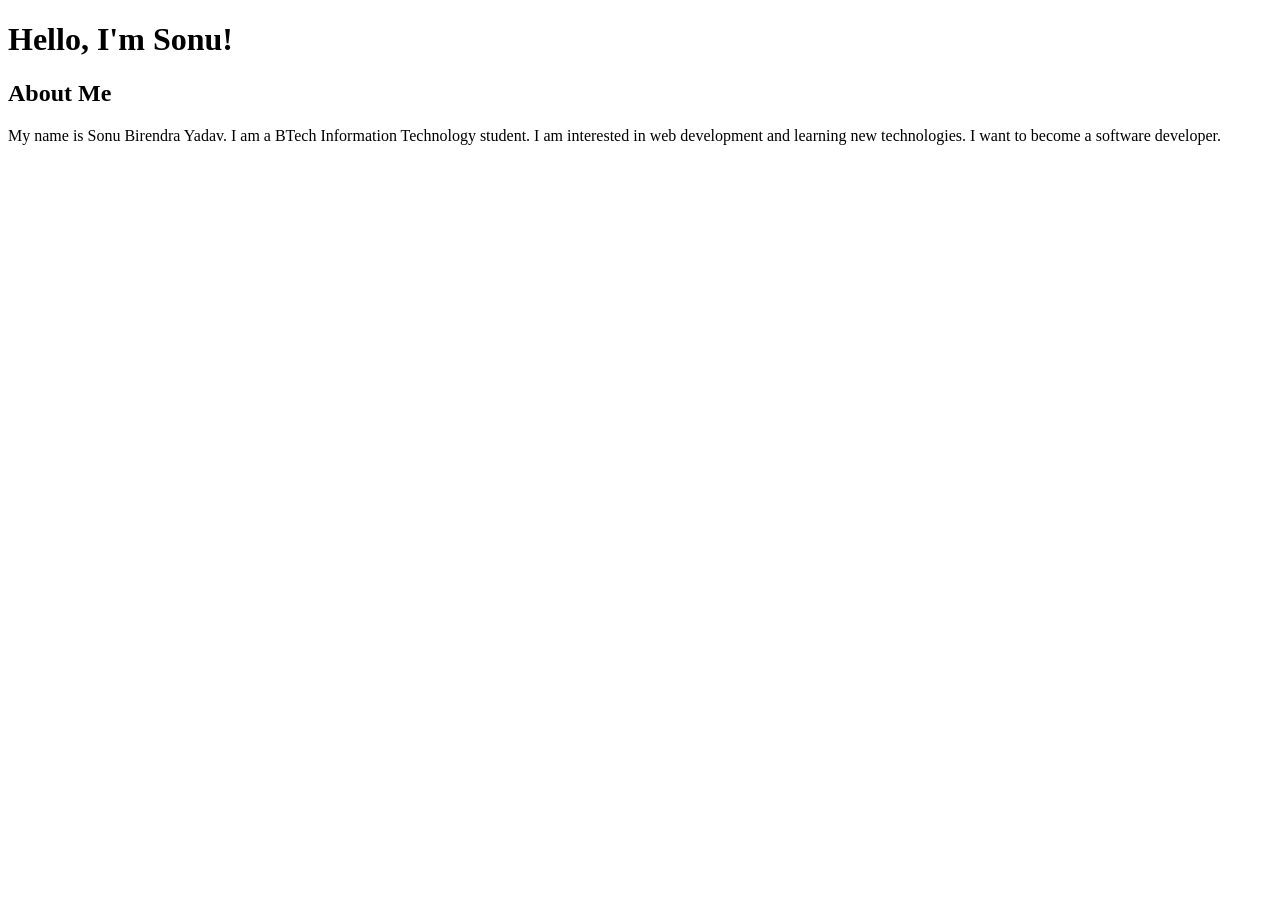
<file: index.html>
<!DOCTYPE html>
<html>
<head>
    <title>My First Webpage</title>
</head>
<body>

    <h1>Hello, I'm Sonu!</h1>

    <h2>About Me</h2>

    <p>
        My name is Sonu Birendra Yadav.
        I am a BTech Information Technology student.
        I am interested in web development and
        learning new technologies.
        I want to become a software developer.
    </p>

</body>
</html>
</file>
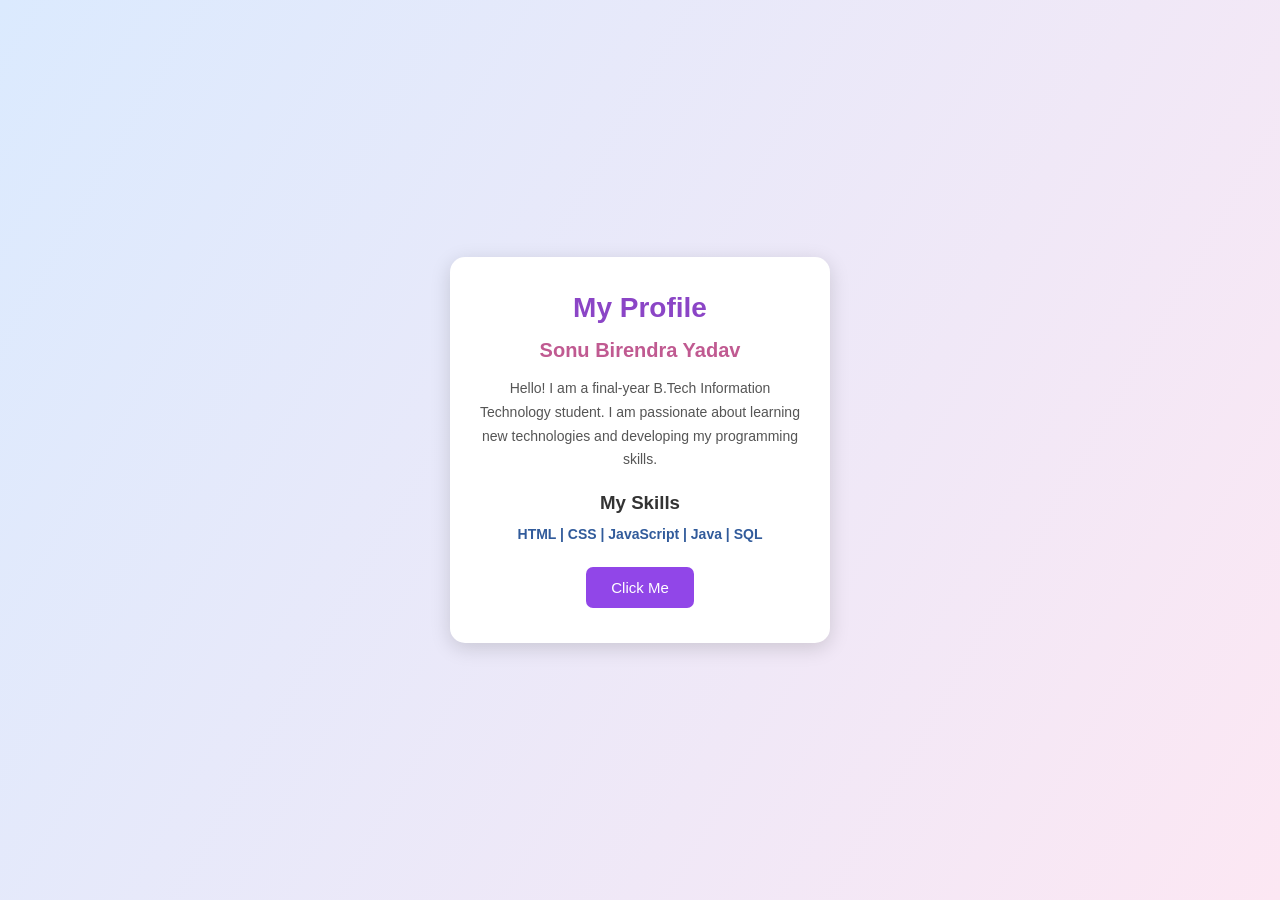
<file: my profile/index.html>
<!DOCTYPE html>
<html lang="en">
<head>
    <meta charset="UTF-8">
    <meta name="viewport" content="width=device-width, initial-scale=1.0">
    <title>My Interactive Profile</title>

    <style>
        * {
            margin: 0;
            padding: 0;
            box-sizing: border-box;
        }

        body {
            font-family: Arial, sans-serif;
            background: linear-gradient(120deg, #dbeafe, #fce7f3);
            min-height: 100vh;
            display: flex;
            justify-content: center;
            align-items: center;
        }

        .profile-card {
            background-color: white;
            width: 380px;
            padding: 35px 25px;
            text-align: center;
            border-radius: 15px;
            box-shadow: 0 5px 20px rgba(0, 0, 0, 0.15);
        }

        h1 {
            color: #8b45c6;
            margin-bottom: 15px;
            font-size: 28px;
        }

        h2 {
            color: #c05a91;
            font-size: 20px;
            margin-bottom: 15px;
        }

        p {
            color: #555;
            font-size: 14px;
            line-height: 1.7;
            margin-bottom: 20px;
        }

        h3 {
            color: #333;
            margin-bottom: 12px;
        }

        .skills {
            color: #315b9b;
            font-weight: bold;
            font-size: 14px;
            margin-bottom: 25px;
        }

        button {
            background-color: #9146e8;
            color: white;
            border: none;
            padding: 12px 25px;
            border-radius: 7px;
            cursor: pointer;
            font-size: 15px;
            transition: 0.3s;
        }

        button:hover {
            background-color: #6f2dbd;
            transform: scale(1.05);
        }

        #message {
            color: green;
            font-weight: bold;
            margin-top: 20px;
            display: none;
        }

        @media (max-width: 450px) {
            .profile-card {
                width: 90%;
                padding: 30px 20px;
            }
        }
    </style>
</head>

<body>

    <div class="profile-card">

        <h1>My Profile</h1>

        <h2>Sonu Birendra Yadav</h2>

        <p>
            Hello! I am a final-year B.Tech Information Technology
            student. I am passionate about learning new technologies
            and developing my programming skills.
        </p>

        <h3>My Skills</h3>

        <div class="skills">
            HTML | CSS | JavaScript | Java | SQL
        </div>

        <button onclick="showMessage()">Click Me</button>

        <p id="message">
            Thank you for visiting my profile! 😊
        </p>

    </div>

    <script>
        function showMessage() {
            document.getElementById("message").style.display = "block";
        }
    </script>

</body>
</html>
</file>
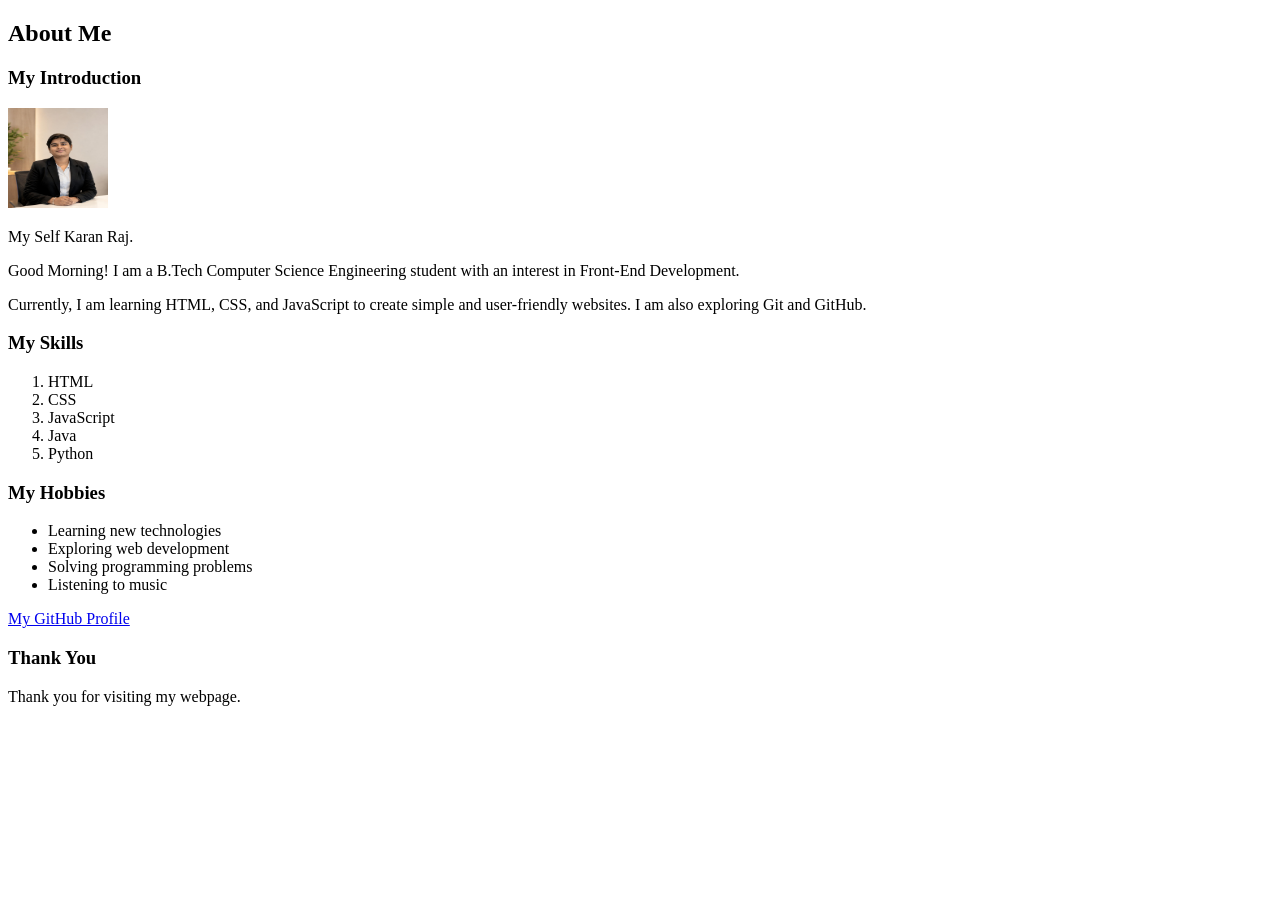
<file: myportfolio/index.html>
<!DOCTYPE html>
<html>
<head>
    <title>My Portfolio</title>
</head>

<body>

    <h2>About Me</h2>

    <h3>My Introduction</h3>

    <img src="image/profile.jpg"
         alt="My Profile Photo"
         width="100"
         height="100">

    <p>My Self Karan Raj.</p>

    <p>
        Good Morning! I am a B.Tech Computer
        Science Engineering student with an
        interest in Front-End Development.
    </p>

    <p>
        Currently, I am learning HTML, CSS,
        and JavaScript to create simple and
        user-friendly websites. I am also
        exploring Git and GitHub.
    </p>

    <h3>My Skills</h3>

    <ol>
        <li>HTML</li>
        <li>CSS</li>
        <li>JavaScript</li>
        <li>Java</li>
        <li>Python</li>
    </ol>

    <h3>My Hobbies</h3>

    <ul>
        <li>Learning new technologies</li>
        <li>Exploring web development</li>
        <li>Solving programming problems</li>
        <li>Listening to music</li>
    </ul>

    <a href="https://github.com/"
       target="_blank">
       My GitHub Profile
    </a>

    <h3>Thank You</h3>

    <p>Thank you for visiting my webpage.</p>

</body>
</html>
</file>
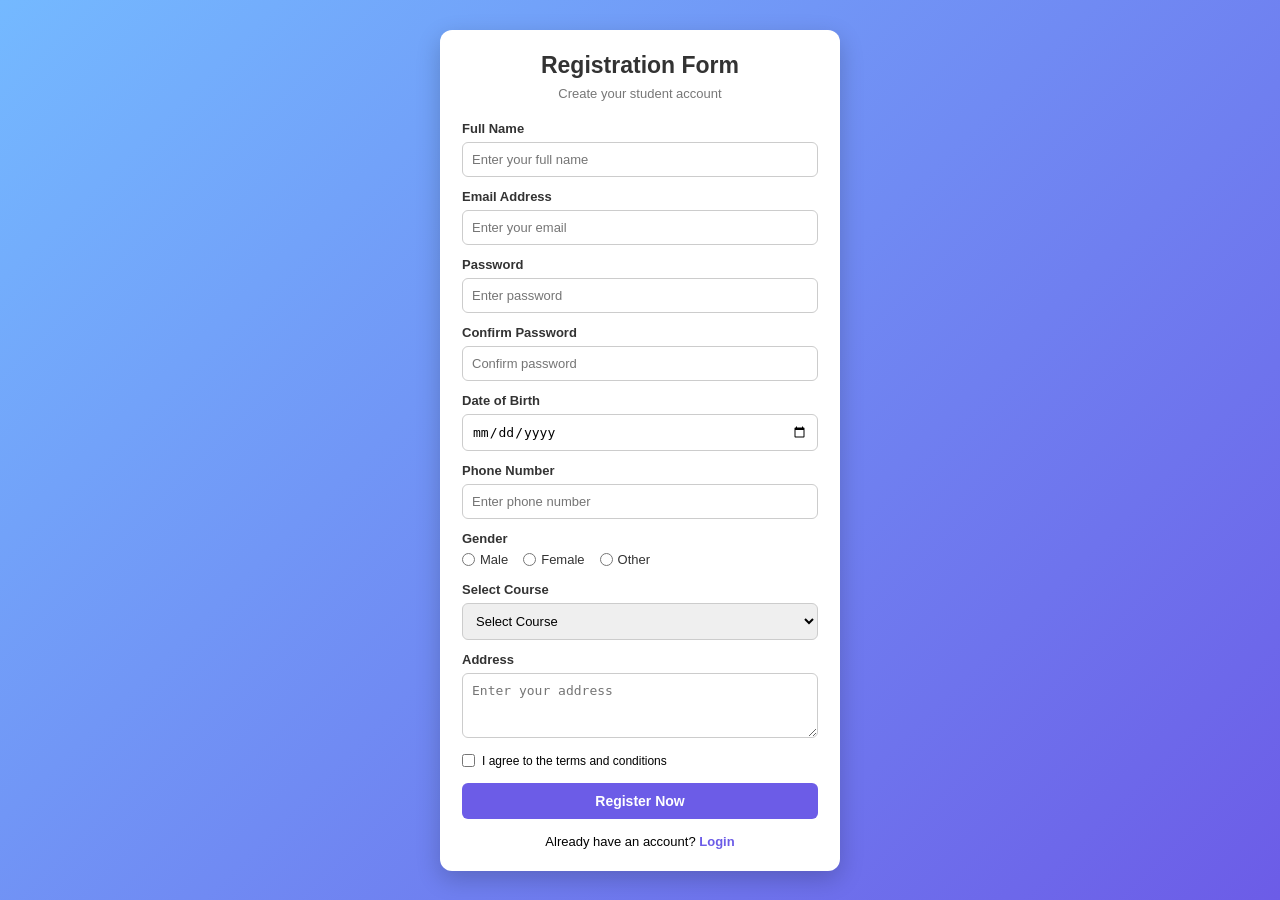
<file: registrationform- task3/index.html>
<!DOCTYPE html>
<html lang="en">

<head>
    <meta charset="UTF-8">
    <meta name="viewport" content="width=device-width, initial-scale=1.0">

    <title>Student Registration Form</title>

    <link rel="stylesheet" href="style.css">
</head>

<body>

    <div class="container">

        <h1>Registration Form</h1>
        <p class="subtitle">Create your student account</p>

        <form>

            <label>Full Name</label>
            <input type="text" placeholder="Enter your full name" required>

            <label>Email Address</label>
            <input type="email" placeholder="Enter your email" required>

            <label>Password</label>
            <input type="password" placeholder="Enter password" required>

            <label>Confirm Password</label>
            <input type="password" placeholder="Confirm password" required>

            <label>Date of Birth</label>
            <input type="date" required>

            <label>Phone Number</label>
            <input type="tel" placeholder="Enter phone number">

            <label>Gender</label>

            <div class="gender">
                <label>
                    <input type="radio" name="gender" value="Male">
                    Male
                </label>

                <label>
                    <input type="radio" name="gender" value="Female">
                    Female
                </label>

                <label>
                    <input type="radio" name="gender" value="Other">
                    Other
                </label>
            </div>

            <label>Select Course</label>

            <select required>
                <option value="">Select Course</option>
                <option>B.Tech</option>
                <option>BCA</option>
                <option>B.Sc</option>
                <option>MCA</option>
                <option>MBA</option>
            </select>

            <label>Address</label>

            <textarea rows="3" placeholder="Enter your address"></textarea>

            <div class="terms">
                <input type="checkbox" required>
                <span>I agree to the terms and conditions</span>
            </div>

            <button type="submit">Register Now</button>

            <p class="login">
                Already have an account?
                <a href="#">Login</a>
            </p>

        </form>

    </div>

</body>
</html>
</file>
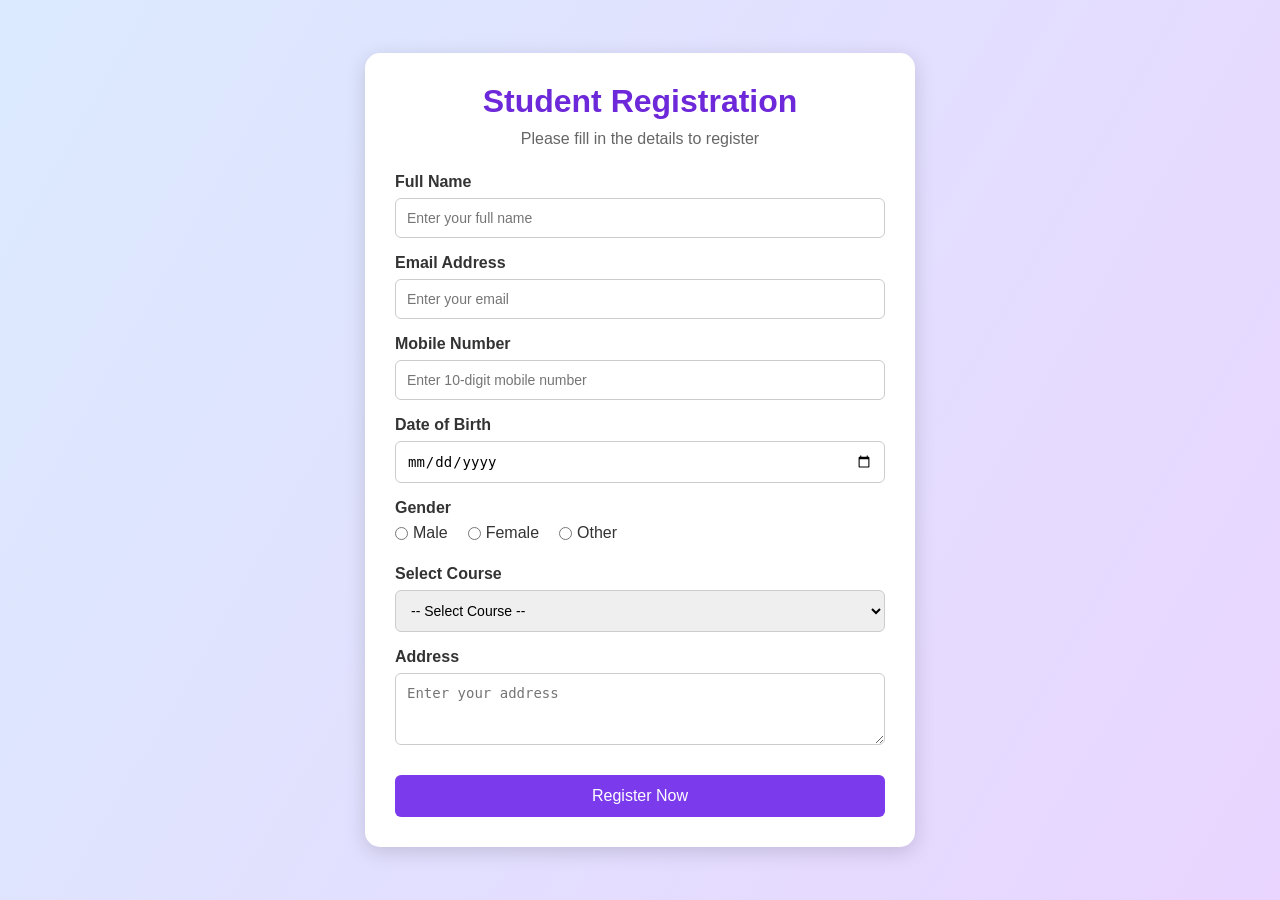
<file: studentregistration-task5/index.html>
<!DOCTYPE html>
<html lang="en">
<head>
    <meta charset="UTF-8">
    <meta name="viewport" content="width=device-width, initial-scale=1.0">
    <title>Student Registration Form</title>

    <style>
        * {
            margin: 0;
            padding: 0;
            box-sizing: border-box;
        }

        body {
            font-family: Arial, sans-serif;
            background: linear-gradient(120deg, #dbeafe, #e9d5ff);
            min-height: 100vh;
            display: flex;
            justify-content: center;
            align-items: center;
            padding: 30px 15px;
        }

        .container {
            background: white;
            width: 100%;
            max-width: 550px;
            padding: 30px;
            border-radius: 15px;
            box-shadow: 0 5px 20px rgba(0,0,0,0.15);
        }

        h1 {
            text-align: center;
            color: #6d28d9;
            margin-bottom: 10px;
        }

        .subtitle {
            text-align: center;
            color: #666;
            margin-bottom: 25px;
        }

        .form-group {
            margin-bottom: 16px;
        }

        label {
            display: block;
            margin-bottom: 7px;
            font-weight: bold;
            color: #333;
        }

        input, select, textarea {
            width: 100%;
            padding: 11px;
            border: 1px solid #ccc;
            border-radius: 6px;
            font-size: 14px;
        }

        input:focus, select:focus, textarea:focus {
            outline: none;
            border-color: #7c3aed;
        }

        .gender-options {
            display: flex;
            gap: 20px;
            align-items: center;
        }

        .gender-options label {
            font-weight: normal;
            display: flex;
            align-items: center;
            gap: 5px;
        }

        .gender-options input {
            width: auto;
        }

        button {
            width: 100%;
            padding: 12px;
            background: #7c3aed;
            color: white;
            border: none;
            border-radius: 6px;
            font-size: 16px;
            cursor: pointer;
            margin-top: 10px;
        }

        button:hover {
            background: #5b21b6;
        }

        #successMessage {
            display: none;
            color: green;
            text-align: center;
            margin-top: 15px;
            font-weight: bold;
        }

        @media (max-width: 480px) {
            .container {
                padding: 20px;
            }
        }
    </style>
</head>

<body>

    <div class="container">

        <h1>Student Registration</h1>

        <p class="subtitle">
            Please fill in the details to register
        </p>

        <form id="registrationForm">

            <div class="form-group">
                <label for="name">Full Name</label>
                <input type="text" id="name"
                    placeholder="Enter your full name" required>
            </div>

            <div class="form-group">
                <label for="email">Email Address</label>
                <input type="email" id="email"
                    placeholder="Enter your email" required>
            </div>

            <div class="form-group">
                <label for="phone">Mobile Number</label>
                <input type="tel" id="phone"
                    placeholder="Enter 10-digit mobile number"
                    pattern="[0-9]{10}" maxlength="10" required>
            </div>

            <div class="form-group">
                <label for="dob">Date of Birth</label>
                <input type="date" id="dob" required>
            </div>

            <div class="form-group">
                <label>Gender</label>

                <div class="gender-options">
                    <label>
                        <input type="radio" name="gender"
                            value="Male" required> Male
                    </label>

                    <label>
                        <input type="radio" name="gender"
                            value="Female"> Female
                    </label>

                    <label>
                        <input type="radio" name="gender"
                            value="Other"> Other
                    </label>
                </div>
            </div>

            <div class="form-group">
                <label for="course">Select Course</label>

                <select id="course" required>
                    <option value="">-- Select Course --</option>
                    <option>B.Tech</option>
                    <option>BCA</option>
                    <option>B.Sc</option>
                    <option>MCA</option>
                    <option>MBA</option>
                    <option>Diploma</option>
                </select>
            </div>

            <div class="form-group">
                <label for="address">Address</label>
                <textarea id="address" rows="3"
                    placeholder="Enter your address"
                    required></textarea>
            </div>

            <button type="submit">Register Now</button>

            <p id="successMessage">
                Registration Successful! Thank You.
            </p>

        </form>

    </div>

    <script>
        const form = document.getElementById("registrationForm");

        form.addEventListener("submit", function(event) {
            event.preventDefault();

            document.getElementById("successMessage").style.display = "block";

            form.reset();
        });
    </script>

</body>
</html>
</file>
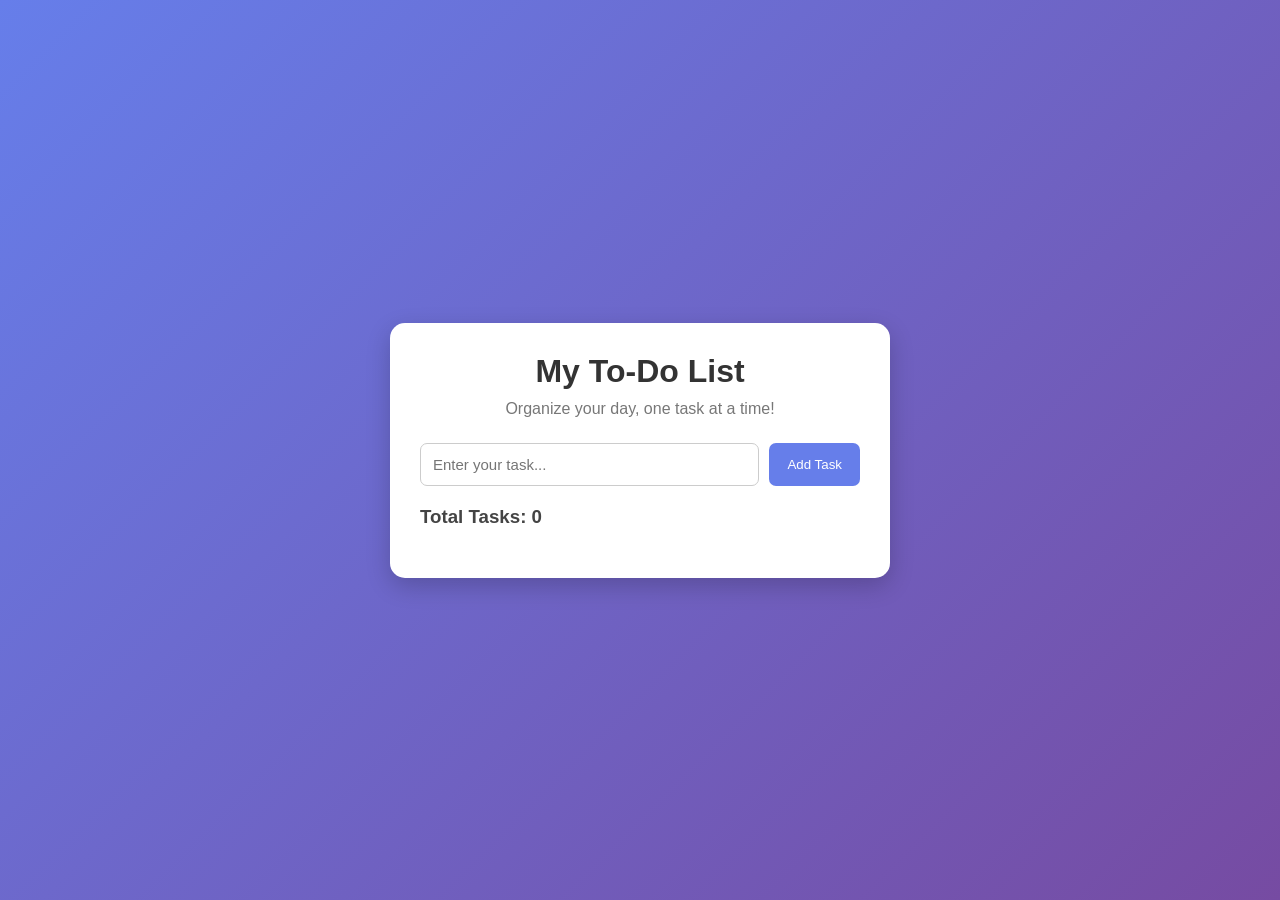
<file: Task-07-To-Do-List/index.html>
<!DOCTYPE html>
<html lang="en">
<head>
    <meta charset="UTF-8">
    <meta name="viewport" content="width=device-width, initial-scale=1.0">
    <title>My To-Do List</title>
    <link rel="stylesheet" href="style.css">
</head>
<body>

    <div class="container">
        <h1>My To-Do List</h1>
        <p class="subtitle">Organize your day, one task at a time!</p>

        <div class="input-section">
            <input type="text" id="taskInput"
                   placeholder="Enter your task...">
            <button id="addBtn">Add Task</button>
        </div>

        <p id="message"></p>

        <h3>Total Tasks: <span id="taskCount">0</span></h3>

        <ul id="taskList"></ul>
    </div>

    <script src="script.js"></script>
</body>
</html>
</file>
<file: registrationform- task3/style.css>
/* Reset */
* {
    margin: 0;
    padding: 0;
    box-sizing: border-box;
}

/* Body */
body {
    font-family: Arial, sans-serif;
    background: linear-gradient(135deg, #74b9ff, #6c5ce7);
    min-height: 100vh;
    display: flex;
    justify-content: center;
    align-items: center;
    padding: 20px 12px;
}

/* Main Container */
.container {
    background-color: white;
    width: 100%;
    max-width: 400px;
    padding: 22px;
    border-radius: 12px;
    box-shadow: 0 8px 25px rgba(0, 0, 0, 0.2);
}

/* Heading */
h1 {
    text-align: center;
    color: #333;
    margin-bottom: 7px;
    font-size: 23px;
}

/* Subtitle */
.subtitle {
    text-align: center;
    color: #777;
    margin-bottom: 20px;
    font-size: 13px;
}

/* Labels */
form label {
    display: block;
    font-weight: bold;
    margin-bottom: 6px;
    color: #333;
    font-size: 13px;
}

/* Input Fields */
form input[type="text"],
form input[type="email"],
form input[type="password"],
form input[type="date"],
form input[type="tel"],
form select,
form textarea {
    width: 100%;
    padding: 9px;
    margin-bottom: 12px;
    border: 1px solid #ccc;
    border-radius: 6px;
    font-size: 13px;
}

/* Focus Effect */
input:focus,
select:focus,
textarea:focus {
    outline: none;
    border-color: #6c5ce7;
}

/* Gender Section */
.gender {
    display: flex;
    gap: 15px;
    margin-bottom: 15px;
}

.gender label {
    display: flex;
    align-items: center;
    gap: 5px;
    font-weight: normal;
    margin-bottom: 0;
}

.gender input {
    accent-color: #6c5ce7;
}

/* Terms and Conditions */
.terms {
    display: flex;
    align-items: center;
    gap: 7px;
    margin-bottom: 15px;
    font-size: 12px;
}

.terms input {
    accent-color: #6c5ce7;
}

/* Register Button */
button {
    width: 100%;
    padding: 10px;
    background-color: #6c5ce7;
    color: white;
    border: none;
    border-radius: 6px;
    font-size: 14px;
    font-weight: bold;
    cursor: pointer;
}

/* Button Hover */
button:hover {
    background-color: #5744d1;
}

/* Login Link */
.login {
    text-align: center;
    margin-top: 15px;
    font-size: 13px;
}

.login a {
    color: #6c5ce7;
    text-decoration: none;
    font-weight: bold;
}

/* Responsive Design */
@media (max-width: 480px) {
    .container {
        padding: 18px;
    }

    .gender {
        gap: 10px;
    }
}
</file>
<file: Task-07-To-Do-List/style.css>
* {
    margin: 0;
    padding: 0;
    box-sizing: border-box;
}

body {
    font-family: Arial, sans-serif;
    background: linear-gradient(135deg, #667eea, #764ba2);
    min-height: 100vh;
    display: flex;
    justify-content: center;
    align-items: center;
    padding: 20px;
}

.container {
    background: white;
    width: 100%;
    max-width: 500px;
    padding: 30px;
    border-radius: 15px;
    box-shadow: 0 8px 25px rgba(0,0,0,0.2);
}

h1 {
    text-align: center;
    color: #333;
    margin-bottom: 10px;
}

.subtitle {
    text-align: center;
    color: #777;
    margin-bottom: 25px;
}

.input-section {
    display: flex;
    gap: 10px;
}

input {
    flex: 1;
    min-width: 0;
    padding: 12px;
    border: 1px solid #ccc;
    border-radius: 7px;
    font-size: 15px;
}

button {
    padding: 12px 18px;
    background: #667eea;
    color: white;
    border: none;
    border-radius: 7px;
    cursor: pointer;
}

button:hover {
    background: #4c5fc7;
}

h3 {
    margin: 20px 0;
    color: #444;
}

ul {
    list-style: none;
}

li {
    display: flex;
    align-items: center;
    justify-content: space-between;
    gap: 10px;
    background: #f1f3ff;
    padding: 12px;
    margin-bottom: 10px;
    border-radius: 7px;
    overflow-wrap: anywhere;
}

li span {
    flex: 1;
    cursor: pointer;
}

.completed {
    text-decoration: line-through;
    color: gray;
    opacity: 0.7;
}

.delete-btn {
    background: #e74c3c;
    padding: 8px 12px;
    flex-shrink: 0;
}

.delete-btn:hover {
    background: #c0392b;
}

#message {
    color: red;
    margin-top: 10px;
    font-size: 14px;
}

@media (max-width: 480px) {
    .container {
        padding: 20px;
    }

    .input-section {
        flex-direction: column;
    }

    button {
        width: 100%;
    }
}
</file>
